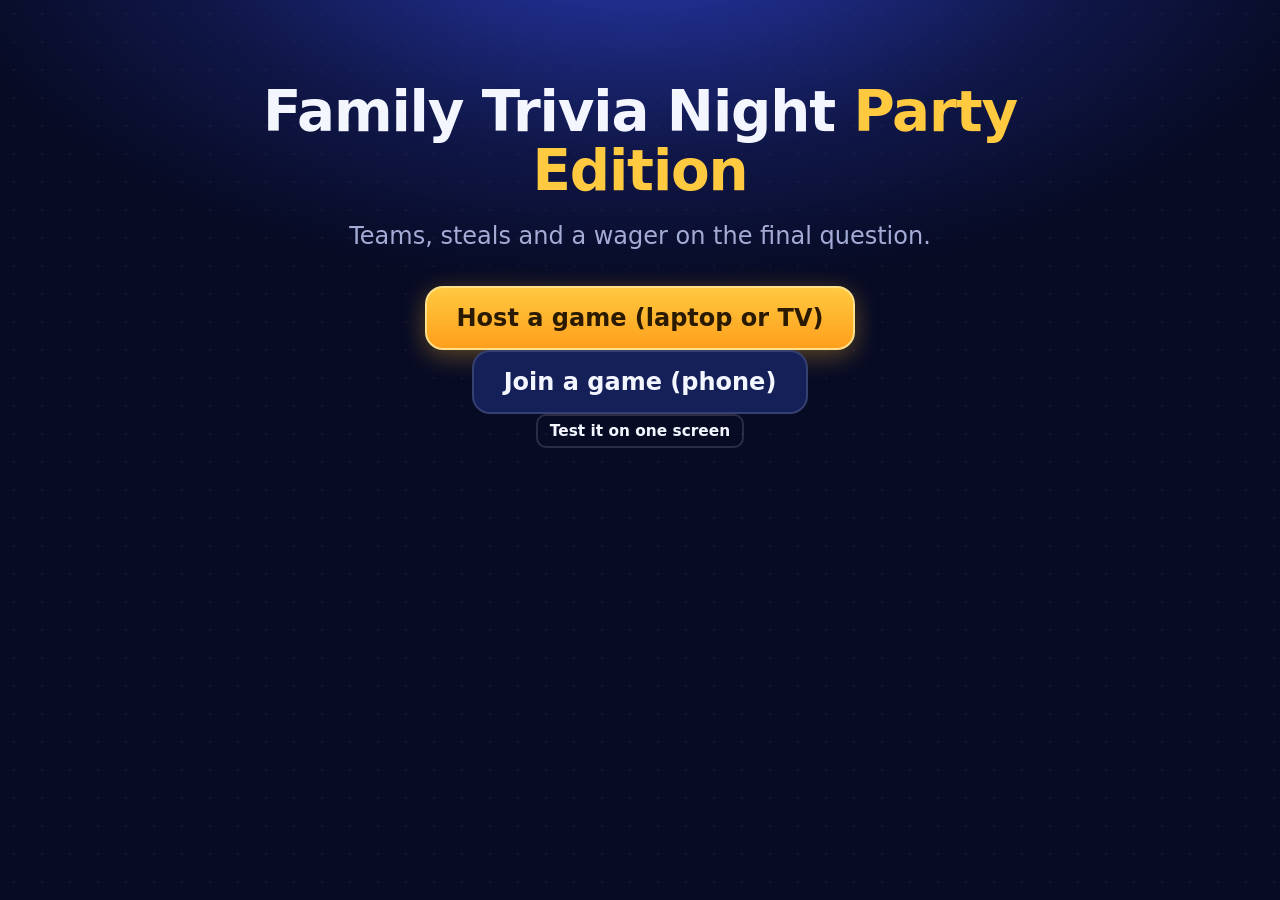
<file: family-trivia-night/index.html>
<!DOCTYPE html>
<html lang="en">
<head>
<meta charset="utf-8">
<meta name="viewport" content="width=device-width, initial-scale=1">
<title>Family Trivia Night: Party Edition</title>
<link rel="stylesheet" href="css/style.css?v=12">
</head>
<body class="tv">
<main class="setup" style="text-align:center;padding-top:8vh">
  <h1 class="title">Family Trivia Night<span class="gold"> Party Edition</span></h1>
  <p class="dim lead">Teams, steals and a wager on the final question.</p>
  <p style="margin-top:36px"><a class="btn gold big" href="tv.html">Host a game (laptop or TV)</a></p>
  <p><a class="btn big" href="play.html">Join a game (phone)</a></p>
  <p><a class="btn small ghost" href="simulator.html">Test it on one screen</a></p>
</main>
</body>
</html>
</file>
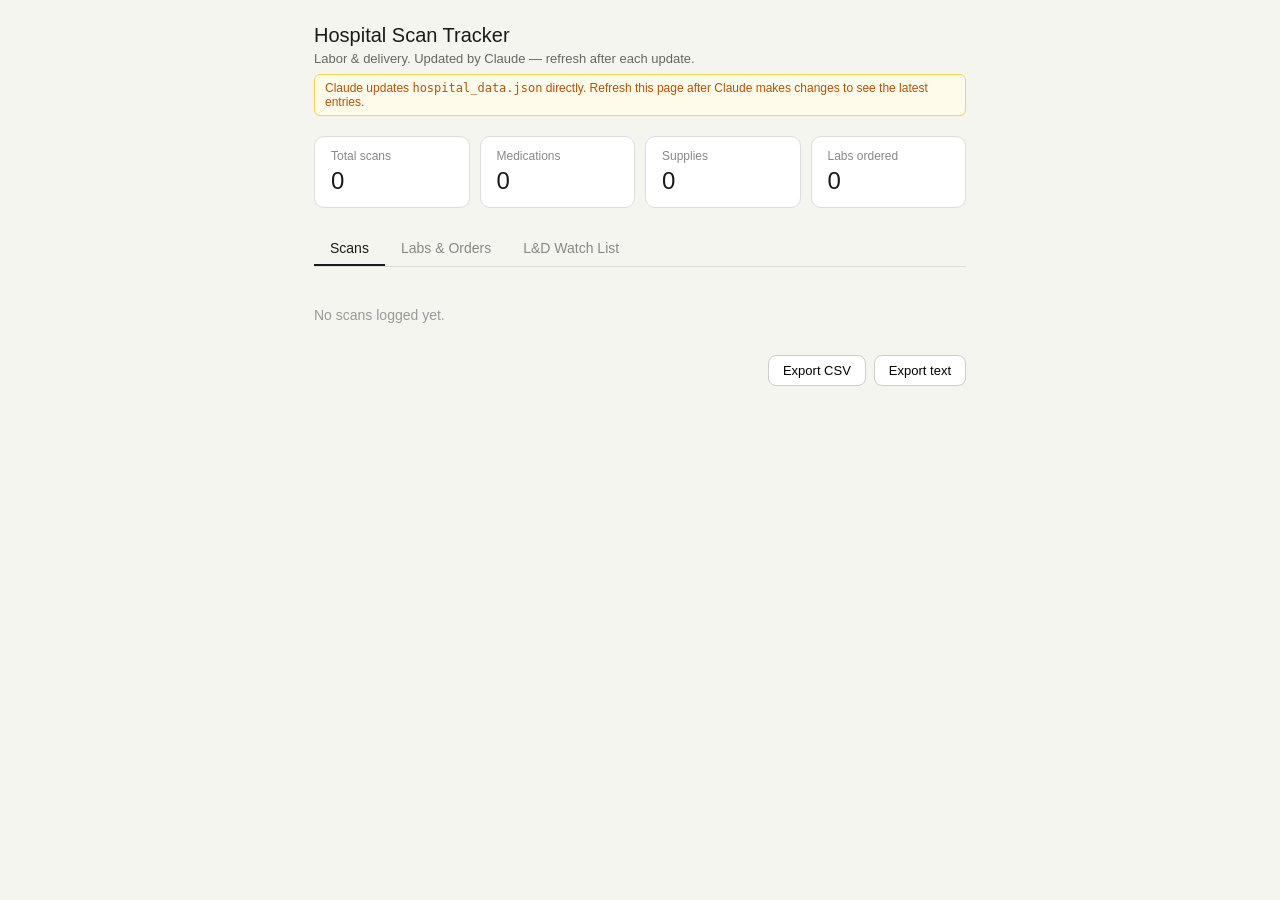
<file: labor-and-delivery/hospital_scan_tracker.html>
<!DOCTYPE html>
<html lang="en">
<head>
<meta charset="UTF-8">
<meta name="viewport" content="width=device-width, initial-scale=1.0">
<title>Hospital Scan Tracker — L&D</title>
<style>
  * { box-sizing: border-box; margin: 0; padding: 0; }
  body { font-family: -apple-system, BlinkMacSystemFont, 'Segoe UI', sans-serif; background: #f5f5f0; color: #1a1a1a; padding: 1.5rem; max-width: 700px; margin: 0 auto; }
  h1 { font-size: 20px; font-weight: 500; margin-bottom: 0.25rem; }
  .subtitle { font-size: 13px; color: #666; margin-bottom: 0.5rem; }
  .reload-note { font-size: 12px; color: #b45309; background: #fffbeb; border: 0.5px solid #fcd34d; border-radius: 6px; padding: 6px 10px; margin-bottom: 1.25rem; }
  .stats { display: grid; grid-template-columns: repeat(4, 1fr); gap: 10px; margin-bottom: 1.5rem; }
  .stat { background: #fff; border: 0.5px solid #ddd; border-radius: 10px; padding: 0.75rem 1rem; }
  .stat-label { font-size: 12px; color: #888; margin-bottom: 4px; }
  .stat-value { font-size: 24px; font-weight: 500; }
  .tabs { display: flex; gap: 0; margin-bottom: 1.5rem; border-bottom: 0.5px solid #ddd; }
  .tab { padding: 8px 16px; font-size: 14px; cursor: pointer; border: none; background: none; color: #888; font-family: inherit; border-bottom: 2px solid transparent; margin-bottom: -0.5px; }
  .tab.active { color: #1a1a1a; border-bottom-color: #1a1a1a; font-weight: 500; }
  .tab-panel { display: none; }
  .tab-panel.active { display: block; }
  .day-group { margin-bottom: 1.5rem; }
  .day-header { font-size: 13px; font-weight: 500; color: #888; text-transform: uppercase; letter-spacing: 0.04em; padding: 0.5rem 0; border-bottom: 0.5px solid #ddd; margin-bottom: 8px; display: flex; justify-content: space-between; }
  .log { display: flex; flex-direction: column; gap: 8px; }
  .entry { background: #fff; border: 0.5px solid #ddd; border-radius: 10px; padding: 0.75rem 1rem; display: flex; align-items: flex-start; gap: 12px; }
  .badge { font-size: 11px; font-weight: 500; padding: 3px 8px; border-radius: 6px; white-space: nowrap; flex-shrink: 0; margin-top: 2px; }
  .badge-medication { background: #dbeafe; color: #1e40af; }
  .badge-supply { background: #dcfce7; color: #166634; }
  .badge-unknown { background: #f3f4f6; color: #374151; }
  .entry-main { flex: 1; min-width: 0; }
  .entry-name { font-size: 14px; font-weight: 500; }
  .entry-auto { font-size: 12px; color: #666; margin-top: 2px; }
  .entry-user-note { font-size: 12px; color: #444; margin-top: 4px; background: #f9f9f6; border-left: 2px solid #ccc; padding: 4px 8px; border-radius: 0 4px 4px 0; }
  .entry-time { font-size: 11px; color: #999; white-space: nowrap; flex-shrink: 0; }
  .empty { font-size: 14px; color: #999; padding: 1rem 0; }
  .dose-panel { background: #fff; border: 0.5px solid #fcd34d; border-radius: 10px; padding: 1rem 1.25rem; margin-bottom: 1.5rem; }
  .dose-panel-title { font-size: 13px; font-weight: 500; color: #92400e; margin-bottom: 10px; display: flex; justify-content: space-between; }
  .dose-table { width: 100%; font-size: 13px; border-collapse: collapse; }
  .dose-table th { text-align: left; color: #888; font-weight: 400; padding: 4px 8px 4px 0; border-bottom: 0.5px solid #eee; }
  .dose-table td { padding: 6px 8px 6px 0; border-bottom: 0.5px solid #f5f5f0; vertical-align: top; }
  .dose-table tr:last-child td { border-bottom: none; }
  .dose-tag { display: inline-block; font-size: 11px; padding: 2px 6px; border-radius: 4px; font-weight: 500; }
  .dose-loading { background: #fee2e2; color: #991b1b; }
  .dose-maintenance { background: #dbeafe; color: #1e40af; }
  .dose-total-row { font-weight: 500; font-size: 13px; padding-top: 8px; display: flex; justify-content: space-between; margin-top: 8px; border-top: 0.5px solid #ddd; }
  .lab-entry { background: #fff; border: 0.5px solid #ddd; border-radius: 10px; padding: 0.75rem 1rem; display: flex; align-items: flex-start; gap: 12px; }
  .lab-status { font-size: 11px; font-weight: 500; padding: 3px 8px; border-radius: 6px; white-space: nowrap; flex-shrink: 0; margin-top: 2px; }
  .status-ordered { background: #fef3c7; color: #92400e; }
  .status-completed { background: #dcfce7; color: #166534; }
  .lab-main { flex: 1; min-width: 0; }
  .lab-name { font-size: 14px; font-weight: 500; }
  .lab-detail { font-size: 12px; color: #666; margin-top: 2px; }
  .lab-note { font-size: 12px; color: #444; margin-top: 4px; background: #fffbeb; border-left: 2px solid #f59e0b; padding: 4px 8px; border-radius: 0 4px 4px 0; }
  .lab-time { font-size: 11px; color: #999; white-space: nowrap; flex-shrink: 0; }
  .watch-intro { font-size: 13px; color: #666; line-height: 1.6; margin-bottom: 1.25rem; }
  .watch-category { background: #fff; border: 0.5px solid #ddd; border-radius: 10px; padding: 1rem 1.25rem; margin-bottom: 10px; }
  .watch-category-title { font-size: 13px; font-weight: 500; color: #1a1a1a; margin-bottom: 10px; padding-bottom: 8px; border-bottom: 0.5px solid #eee; display: flex; align-items: center; gap: 8px; }
  .watch-dot { width: 8px; height: 8px; border-radius: 50%; flex-shrink: 0; }
  .dot-red { background: #ef4444; } .dot-amber { background: #f59e0b; } .dot-blue { background: #3b82f6; } .dot-green { background: #22c55e; }
  .watch-item { font-size: 13px; color: #444; padding: 5px 0; border-bottom: 0.5px solid #f5f5f0; line-height: 1.5; display: flex; gap: 8px; align-items: flex-start; }
  .watch-item:last-child { border-bottom: none; padding-bottom: 0; }
  .watch-check { color: #ccc; flex-shrink: 0; margin-top: 1px; }
  .error-badge { display: inline-block; font-size: 10px; font-weight: 500; background: #fee2e2; color: #991b1b; padding: 1px 6px; border-radius: 4px; margin-left: 6px; vertical-align: middle; }
  .info-box { background: #fffbeb; border: 0.5px solid #fcd34d; border-radius: 8px; padding: 0.75rem 1rem; font-size: 13px; color: #78350f; margin-bottom: 1.25rem; line-height: 1.5; }
  .export-row { display: flex; gap: 8px; justify-content: flex-end; margin-top: 1rem; flex-wrap: wrap; }
  .btn { padding: 7px 14px; border: 0.5px solid #ccc; border-radius: 8px; background: #fff; font-size: 13px; cursor: pointer; font-family: inherit; }
  .btn:hover { background: #f0f0f0; }
  @media (max-width: 500px) { .stats { grid-template-columns: repeat(2, 1fr); } .stat-value { font-size: 20px; } }
</style>
</head>
<body>
<h1>Hospital Scan Tracker</h1>
<p class="subtitle">Labor &amp; delivery. Updated by Claude — refresh after each update.</p>
<div class="reload-note">Claude updates <code>hospital_data.json</code> directly. Refresh this page after Claude makes changes to see the latest entries.</div>
<div class="stats">
  <div class="stat"><div class="stat-label">Total scans</div><div class="stat-value" id="tot">—</div></div>
  <div class="stat"><div class="stat-label">Medications</div><div class="stat-value" id="med-count">—</div></div>
  <div class="stat"><div class="stat-label">Supplies</div><div class="stat-value" id="sup-count">—</div></div>
  <div class="stat"><div class="stat-label">Labs ordered</div><div class="stat-value" id="lab-count">—</div></div>
</div>
<div class="tabs">
  <button class="tab active" onclick="switchTab('scans', this)">Scans</button>
  <button class="tab" onclick="switchTab('labs', this)">Labs &amp; Orders</button>
  <button class="tab" onclick="switchTab('ld', this)">L&amp;D Watch List</button>
</div>
<div class="tab-panel active" id="tab-scans">
  <div id="dose-summary-container"></div>
  <div id="log-container"><div class="empty">Loading…</div></div>
  <div class="export-row"><button class="btn" onclick="exportCSV()">Export CSV</button><button class="btn" onclick="exportText()">Export text</button></div>
</div>
<div class="tab-panel" id="tab-labs">
  <div class="info-box">Each lab test is billed separately. Common L&D labs: GBS culture, CBC, type &amp; screen, metabolic panel. Confirm every ordered test on your itemized bill.</div>
  <div id="lab-log-container"><div class="empty">Loading…</div></div>
</div>
<div class="tab-panel" id="tab-ld">
  <p class="watch-intro">L&amp;D bills are among the most error-prone hospital bills. Use this checklist when reviewing your itemized bill at discharge.</p>
  <div id="ld-watchlist-container"><div class="empty">Loading…</div></div>
</div>
<script>
let entries=[],labs=[],ldWatchlist=[];
const trackedDrugs=['x, y, z'];
const dotColors={'Room & facility':'dot-blue','Delivery charges':'dot-red','Medications to watch':'dot-amber','Common L&D billing errors':'dot-red','Baby charges (separate bill)':'dot-green'};
function getDrugName(text){const t=text.toLowerCase();for(const d of trackedDrugs){if(t.includes(d))return d;}return null;}
function extractDose(text){const m=text.match(/(\d+\.?\d*)\s*(mg|mcg|ml|units?|iu)/i);return m?{amount:parseFloat(m[1]),unit:m[2].toLowerCase()}:null;}
function todayStr(){return new Date().toISOString().slice(0,10);}
function formatDate(dateStr){if(!dateStr||dateStr==='Unknown date')return'Unknown date';if(dateStr===todayStr())return'Today';const d=new Date(dateStr+'T00:00:00');return d.toLocaleDateString([],{weekday:'long',month:'long',day:'numeric'});}
function switchTab(tab,btn){document.querySelectorAll('.tab').forEach(t=>t.classList.remove('active'));document.querySelectorAll('.tab-panel').forEach(p=>p.classList.remove('active'));btn.classList.add('active');document.getElementById('tab-'+tab).classList.add('active');}
function renderDoseSummary(){const container=document.getElementById('dose-summary-container');const drugDoses={};entries.forEach(e=>{const drug=getDrugName(e.text);if(!drug)return;const dose=extractDose(e.text);if(!drugDoses[drug])drugDoses[drug]=[];drugDoses[drug].push({dose,time:e.time,date:e.date});});if(!Object.keys(drugDoses).length){container.innerHTML='';return;}container.innerHTML=Object.entries(drugDoses).map(([drug,doses])=>{const total=doses.reduce((s,d)=>s+(d.dose?d.dose.amount:0),0);const unit=doses.find(d=>d.dose)?.dose?.unit||'mg';const maxDose=Math.max(...doses.map(d=>d.dose?d.dose.amount:0));const rows=doses.map((d,i)=>{const isLoading=d.dose&&d.dose.amount===maxDose&&maxDose>3;const tag=isLoading?`<span class="dose-tag dose-loading">Loading</span>`:`<span class="dose-tag dose-maintenance">Maintenance</span>`;return`<tr><td>${i+1}</td><td>${d.date||'—'} ${d.time||''}</td><td>${d.dose?d.dose.amount+d.dose.unit:'—'}</td><td>${tag}</td></tr>`;}).join('');return`<div class="dose-panel"><div class="dose-panel-title"><span>${drug.charAt(0).toUpperCase()+drug.slice(1)} dose tracker</span><span style="font-weight:400;">${doses.length} dose${doses.length>1?'s':''} logged</span></div><table class="dose-table"><thead><tr><th>#</th><th>When</th><th>Dose</th><th>Type</th></tr></thead><tbody>${rows}</tbody></table>${total>0?`<div class="dose-total-row"><span>Total administered</span><span>${total.toFixed(1)}${unit}</span></div>`:''}</div>`;}).join('');}
function renderScans(){document.getElementById('tot').textContent=entries.length;document.getElementById('med-count').textContent=entries.filter(e=>e.type==='medication').length;document.getElementById('sup-count').textContent=entries.filter(e=>e.type==='supply').length;renderDoseSummary();const container=document.getElementById('log-container');if(!entries.length){container.innerHTML='<div class="empty">No scans logged yet.</div>';return;}const byDate={};[...entries].reverse().forEach(e=>{const d=e.date||'Unknown date';if(!byDate[d])byDate[d]=[];byDate[d].push(e);});container.innerHTML=Object.entries(byDate).map(([date,dayEntries])=>{const mc=dayEntries.filter(e=>e.type==='medication').length;const sc=dayEntries.filter(e=>e.type==='supply').length;const summary=[mc?`${mc} med${mc>1?'s':''}`:'' ,sc?`${sc} supply`:''].filter(Boolean).join(', ');return`<div class="day-group"><div class="day-header"><span>${formatDate(date)}</span><span>${dayEntries.length} scan${dayEntries.length>1?'s':''} — ${summary||'all unknown'}</span></div><div class="log">${dayEntries.map(e=>{const userNote=e.userNote?`<div class="entry-user-note">${e.userNote}</div>`:'';return`<div class="entry"><span class="badge badge-${e.type}">${e.type.charAt(0).toUpperCase()+e.type.slice(1)}</span><div class="entry-main"><div class="entry-name">${e.text}</div><div class="entry-auto">${e.note}</div>${userNote}</div><div class="entry-time">${e.time||''}</div></div>`;}).join('')}</div></div>`;}).join('');}
function renderLabs(){document.getElementById('lab-count').textContent=labs.length;const container=document.getElementById('lab-log-container');if(!labs.length){container.innerHTML='<div class="empty">No lab orders logged yet.</div>';return;}const byDate={};[...labs].reverse().forEach(l=>{const d=l.date||'Unknown date';if(!byDate[d])byDate[d]=[];byDate[d].push(l);});container.innerHTML=Object.entries(byDate).map(([date,dayLabs])=>{const completed=dayLabs.filter(l=>l.status==='completed').length;return`<div class="day-group"><div class="day-header"><span>${formatDate(date)}</span><span>${dayLabs.length} order${dayLabs.length>1?'s':''} — ${completed} completed</span></div><div class="log">${dayLabs.map(l=>{const userNote=l.userNote?`<div class="lab-note">${l.userNote}</div>`:'';return`<div class="lab-entry"><span class="lab-status status-${l.status||'ordered'}">${l.status==='completed'?'Completed':'Ordered'}</span><div class="lab-main"><div class="lab-name">${l.text}</div><div class="lab-detail">${l.guess}</div>${userNote}</div><div class="lab-time">${l.time||''}</div></div>`;}).join('')}</div></div>`;}).join('');}
function renderLDWatchlist(){const container=document.getElementById('ld-watchlist-container');if(!ldWatchlist.length){container.innerHTML='<div class="empty">No watch list loaded.</div>';return;}container.innerHTML=ldWatchlist.map(cat=>{const dot=dotColors[cat.category]||'dot-blue';const isErrors=cat.category.includes('error');const items=cat.items.map(item=>`<div class="watch-item"><span class="watch-check">○</span><span>${item}${isErrors?'<span class="error-badge">common error</span>':''}</span></div>`).join('');return`<div class="watch-category"><div class="watch-category-title"><span class="watch-dot ${dot}"></span>${cat.category}</div>${items}</div>`;}).join('');}
function exportText(){const lines=['HOSPITAL SCAN LOG — LABOR & DELIVERY','Generated: '+new Date().toLocaleString(),'='.repeat(50),''];const byDate={};entries.forEach(e=>{const d=e.date||'Unknown';if(!byDate[d])byDate[d]=[];byDate[d].push(e);});Object.entries(byDate).forEach(([date,dayEntries])=>{lines.push(formatDate(date).toUpperCase());lines.push('-'.repeat(30));dayEntries.forEach((e,i)=>{lines.push(`  ${i+1}. [${e.time||'?'}] ${e.type.toUpperCase()} — ${e.text}`);lines.push(`     Note: ${e.note}`);if(e.userNote)lines.push(`     Observed: ${e.userNote}`);});lines.push('');});if(labs.length){lines.push('LAB ORDERS');lines.push('-'.repeat(30));labs.forEach((l,i)=>{lines.push(`  ${i+1}. [${l.date} ${l.time||'?'}] ${l.status.toUpperCase()} — ${l.text}`);if(l.userNote)lines.push(`     Note: ${l.userNote}`);});lines.push('');}lines.push('='.repeat(50));lines.push(`TOTALS: ${entries.length} scans | ${entries.filter(e=>e.type==='medication').length} meds | ${entries.filter(e=>e.type==='supply').length} supplies | ${labs.length} lab orders`);const blob=new Blob([lines.join('\n')],{type:'text/plain'});const a=document.createElement('a');a.href=URL.createObjectURL(blob);a.download='hospital-ld-log.txt';a.click();}
function exportCSV(){const rows=[['#','Date','Time','Type','Item','Dose','Note','Observed']];entries.forEach((e,i)=>{const dose=extractDose(e.text);rows.push([i+1,e.date||'',e.time||'',e.type,`"${e.text}"`,dose?dose.amount+dose.unit:'',`"${e.note}"`,`"${(e.userNote||'').replace(/"/g,"'")}"`]);});if(labs.length){rows.push([]);rows.push(['#','Date','Time','Status','Lab/Test','Description','Note']);labs.forEach((l,i)=>rows.push([i+1,l.date||'',l.time||'',l.status,`"${l.text}"`,`"${l.guess}"`,`"${(l.userNote||'').replace(/"/g,"'")}"`]));}const blob=new Blob([rows.map(r=>r.join(',')).join('\n')],{type:'text/csv'});const a=document.createElement('a');a.href=URL.createObjectURL(blob);a.download='hospital-ld-log.csv';a.click();}
fetch('hospital_data.json').then(r=>r.json()).then(data=>{entries=data.entries||[];labs=data.labs||[];ldWatchlist=data.ld_watchlist||[];renderScans();renderLabs();renderLDWatchlist();}).catch(()=>{document.getElementById('log-container').innerHTML='<div class="empty">Could not load hospital_data.json. Make sure both files are in the same folder and opened via a local server.</div>';});
</script>
</body>
</html>
</file>
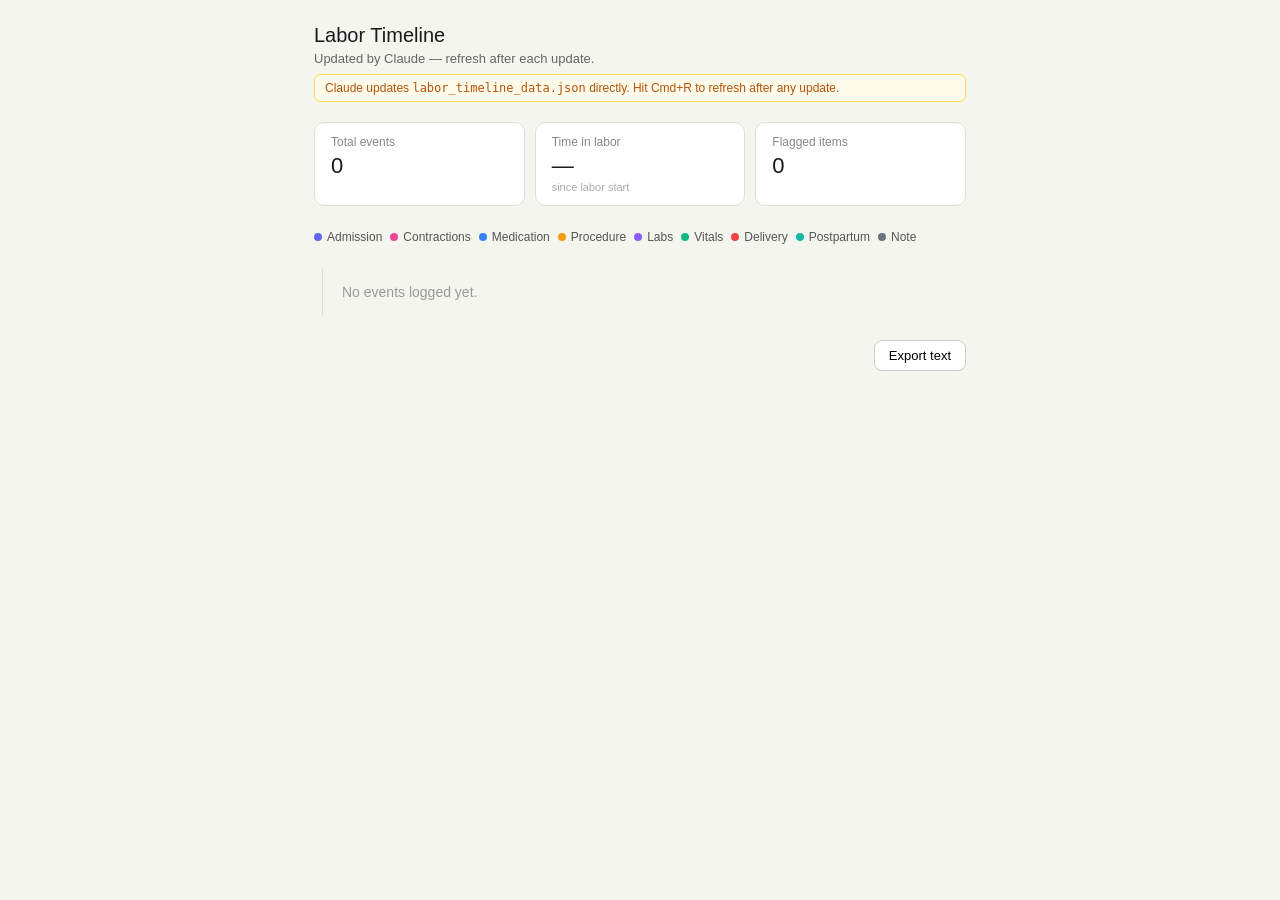
<file: labor-and-delivery/labor_timeline.html>
<!DOCTYPE html>
<html lang="en">
<head>
<meta charset="UTF-8">
<meta name="viewport" content="width=device-width, initial-scale=1.0">
<title>Labor Timeline</title>
<style>
  * { box-sizing: border-box; margin: 0; padding: 0; }
  body { font-family: -apple-system, BlinkMacSystemFont, 'Segoe UI', sans-serif; background: #f5f5f0; color: #1a1a1a; padding: 1.5rem; max-width: 700px; margin: 0 auto; }
  h1 { font-size: 20px; font-weight: 500; margin-bottom: 0.25rem; }
  .subtitle { font-size: 13px; color: #666; margin-bottom: 0.5rem; }
  .reload-note { font-size: 12px; color: #b45309; background: #fffbeb; border: 0.5px solid #fcd34d; border-radius: 6px; padding: 6px 10px; margin-bottom: 1.25rem; }
  .stats { display: grid; grid-template-columns: repeat(3, 1fr); gap: 10px; margin-bottom: 1.5rem; }
  .stat { background: #fff; border: 0.5px solid #ddd; border-radius: 10px; padding: 0.75rem 1rem; }
  .stat-label { font-size: 12px; color: #888; margin-bottom: 4px; }
  .stat-value { font-size: 22px; font-weight: 500; }
  .stat-sub { font-size: 11px; color: #aaa; margin-top: 2px; }
  .legend { display: flex; flex-wrap: wrap; gap: 8px; margin-bottom: 1.5rem; }
  .legend-item { display: flex; align-items: center; gap: 5px; font-size: 12px; color: #555; }
  .legend-dot { width: 8px; height: 8px; border-radius: 50%; flex-shrink: 0; }
  .timeline { position: relative; padding-left: 28px; }
  .timeline::before { content: ''; position: absolute; left: 8px; top: 0; bottom: 0; width: 1px; background: #ddd; }
  .day-group { margin-bottom: 2rem; }
  .day-label { font-size: 12px; font-weight: 500; color: #888; text-transform: uppercase; letter-spacing: 0.05em; margin-bottom: 12px; padding-left: 4px; }
  .event { position: relative; margin-bottom: 12px; }
  .event-dot { position: absolute; left: -24px; top: 14px; width: 12px; height: 12px; border-radius: 50%; border: 2px solid #fff; background: #aaa; flex-shrink: 0; }
  .event-card { background: #fff; border: 0.5px solid #ddd; border-radius: 10px; padding: 0.75rem 1rem; }
  .event-header { display: flex; align-items: flex-start; justify-content: space-between; gap: 8px; margin-bottom: 4px; }
  .event-title { font-size: 14px; font-weight: 500; flex: 1; }
  .event-time { font-size: 11px; color: #999; white-space: nowrap; flex-shrink: 0; }
  .event-detail { font-size: 12px; color: #666; line-height: 1.5; }
  .event-flag { display: inline-block; font-size: 10px; font-weight: 500; background: #fee2e2; color: #991b1b; padding: 1px 6px; border-radius: 4px; margin-top: 6px; }
  .cat-badge { display: inline-block; font-size: 10px; font-weight: 500; padding: 2px 7px; border-radius: 4px; margin-bottom: 4px; }
  .empty { font-size: 14px; color: #999; padding: 1rem 0; }
  .export-row { display: flex; gap: 8px; justify-content: flex-end; margin-top: 1.5rem; }
  .btn { padding: 7px 14px; border: 0.5px solid #ccc; border-radius: 8px; background: #fff; font-size: 13px; cursor: pointer; font-family: inherit; }
  .btn:hover { background: #f0f0f0; }
  @media (max-width: 500px) { .stats { grid-template-columns: repeat(3, 1fr); } .stat-value { font-size: 18px; } }
</style>
</head>
<body>
<h1>Labor Timeline</h1>
<p class="subtitle">Updated by Claude — refresh after each update.</p>
<div class="reload-note">Claude updates <code>labor_timeline_data.json</code> directly. Hit Cmd+R to refresh after any update.</div>
<div class="stats">
  <div class="stat"><div class="stat-label">Total events</div><div class="stat-value" id="total-events">—</div></div>
  <div class="stat"><div class="stat-label">Time in labor</div><div class="stat-value" id="elapsed">—</div><div class="stat-sub" id="elapsed-since">since labor start</div></div>
  <div class="stat"><div class="stat-label">Flagged items</div><div class="stat-value" id="flagged">—</div></div>
</div>
<div class="legend" id="legend"></div>
<div class="timeline" id="timeline"><div class="empty">Loading…</div></div>
<div class="export-row"><button class="btn" onclick="exportText()">Export text</button></div>
<script>
let events=[],categories={},laborStart=null;
function todayStr(){return new Date().toISOString().slice(0,10);}
function formatDate(dateStr){if(!dateStr)return'Unknown';if(dateStr===todayStr())return'Today';const d=new Date(dateStr+'T00:00:00');return d.toLocaleDateString([],{weekday:'long',month:'long',day:'numeric'});}
function elapsedSince(startDt){if(!startDt)return'—';const diffMs=new Date()-startDt;if(diffMs<0)return'—';const hrs=Math.floor(diffMs/3600000);const mins=Math.floor((diffMs%3600000)/60000);if(hrs===0)return`${mins}m`;return`${hrs}h ${mins}m`;}
function hexToRgb(hex){return[parseInt(hex.slice(1,3),16),parseInt(hex.slice(3,5),16),parseInt(hex.slice(5,7),16)].join(',');}
function renderLegend(){document.getElementById('legend').innerHTML=Object.entries(categories).map(([k,cat])=>`<div class="legend-item"><span class="legend-dot" style="background:${cat.color}"></span>${cat.label}</div>`).join('');}
function updateElapsed(){if(laborStart)document.getElementById('elapsed').textContent=elapsedSince(laborStart);}
function render(){document.getElementById('total-events').textContent=events.length;document.getElementById('flagged').textContent=events.filter(e=>e.flag).length;updateElapsed();renderLegend();const timeline=document.getElementById('timeline');if(!events.length){timeline.innerHTML='<div class="empty">No events logged yet.</div>';return;}const byDate={};events.forEach(e=>{const d=e.date||'Unknown';if(!byDate[d])byDate[d]=[];byDate[d].push(e);});timeline.innerHTML=Object.entries(byDate).map(([date,dayEvents])=>{const rows=dayEvents.map(e=>{const cat=categories[e.category]||{label:e.category,color:'#aaa'};const rgb=hexToRgb(cat.color);const flagHtml=e.flag?`<div class="event-flag">Flagged for bill review</div>`:'';return`<div class="event"><div class="event-dot" style="background:${cat.color};box-shadow:0 0 0 3px rgba(${rgb},0.15);"></div><div class="event-card"><div><span class="cat-badge" style="background:rgba(${rgb},0.12);color:${cat.color};">${cat.label}</span></div><div class="event-header"><div class="event-title">${e.title}</div><div class="event-time">${e.time||'—'}</div></div>${e.detail?`<div class="event-detail">${e.detail}</div>`:''}${flagHtml}</div></div>`;}).join('');return`<div class="day-group"><div class="day-label">${formatDate(date)}</div>${rows}</div>`;}).join('');}
function exportText(){const lines=['LABOR TIMELINE','Generated: '+new Date().toLocaleString(),'='.repeat(50),''];const byDate={};events.forEach(e=>{const d=e.date||'Unknown';if(!byDate[d])byDate[d]=[];byDate[d].push(e);});Object.entries(byDate).forEach(([date,dayEvents])=>{lines.push(formatDate(date).toUpperCase());lines.push('-'.repeat(30));dayEvents.forEach(e=>{const cat=categories[e.category]?.label||e.category;lines.push(`  [${e.time||'?'}] ${cat.toUpperCase()} — ${e.title}`);if(e.detail)lines.push(`     ${e.detail}`);if(e.flag)lines.push(`     *** FLAGGED FOR BILL REVIEW ***`);});lines.push('');});lines.push('='.repeat(50));lines.push(`Total events: ${events.length} | Flagged: ${events.filter(e=>e.flag).length}`);if(laborStart)lines.push(`Time in labor at export: ${elapsedSince(laborStart)}`);const blob=new Blob([lines.join('\n')],{type:'text/plain'});const a=document.createElement('a');a.href=URL.createObjectURL(blob);a.download='labor-timeline.txt';a.click();}
fetch('labor_timeline_data.json').then(r=>r.json()).then(data=>{events=data.events||[];categories=data.categories||{};if(data.start_date&&data.start_time){laborStart=new Date(`${data.start_date}T${data.start_time}:00`);document.getElementById('elapsed-since').textContent=`since ${data.start_time.replace(/^0/,'')} — labor start`;}else if(data.start_date){laborStart=new Date(data.start_date+'T00:00:00');}render();setInterval(updateElapsed,60000);}).catch(()=>{document.getElementById('timeline').innerHTML='<div class="empty">Could not load labor_timeline_data.json. Make sure both files are in the same folder and opened via a local server.</div>';});
</script>
</body>
</html>
</file>
<file: family-trivia-night/css/style.css>
/* Family Trivia Night: Party Edition. Game-show look: dark stage, gold values, spotlight. */
:root{
  --stage:#070B24; --deep:#0E1540; --panel:#152058; --board:#1B2FA8; --line:rgba(255,255,255,.14);
  --gold:#FFC940; --gold2:#FF9F1C; --text:#F4F6FF; --dim:#A4ACD6; --green:#2BD47D; --red:#FF5A5F;
}
*{box-sizing:border-box}
html,body{margin:0;min-height:100%}
body{
  font-family:"Avenir Next","Segoe UI",system-ui,-apple-system,sans-serif; color:var(--text); background:var(--stage);
  background-image:radial-gradient(ellipse 80% 60% at 50% -10%,#2A3BB5 0%,rgba(42,59,181,.25) 45%,transparent 70%),radial-gradient(rgba(255,255,255,.05) 1px,transparent 1px);
  background-size:auto,28px 28px; background-attachment:fixed; -webkit-font-smoothing:antialiased;
}
button,input,select{font:inherit;color:inherit}
h1,h2,p{margin:0}
a{color:var(--gold)}
.gold{color:var(--gold)} .dim{color:var(--dim)} .small{font-size:.85em} .center{text-align:center}
.row{display:flex;align-items:center;gap:12px;flex-wrap:wrap} .spread{justify-content:space-between} .center-row{justify-content:center}

.btn{display:inline-flex;align-items:center;justify-content:center;gap:10px;cursor:pointer;text-decoration:none;font-weight:800;
  background:var(--panel);color:var(--text);border:2px solid var(--line);border-radius:14px;padding:12px 20px;transition:transform .08s,filter .15s}
.btn:hover{filter:brightness(1.15)} .btn:active{transform:scale(.97)}
.btn:disabled{opacity:.45;cursor:not-allowed}
.btn:focus-visible,input:focus-visible,select:focus-visible,.chip:focus-visible{outline:3px solid var(--gold);outline-offset:3px}
.btn.gold{background:linear-gradient(180deg,var(--gold),var(--gold2));color:#2A1A00;border-color:#FFE08A;box-shadow:0 6px 24px rgba(255,180,40,.35)}
.btn.big{font-size:1.25em;padding:16px 30px;border-radius:18px}
.btn.small{padding:6px 12px;font-size:.8em;border-radius:10px}
.btn.ghost{background:transparent}
.btn.wide{width:100%}
input[type=text],input[type=password],select{width:100%;background:#0A1033;border:2px solid var(--line);border-radius:12px;padding:13px 14px;font-weight:700;font-size:1.05em}
.lbl{display:block;font-weight:800;margin:16px 0 6px;color:var(--dim);text-transform:uppercase;letter-spacing:.08em;font-size:.78em}
.error{background:rgba(255,90,95,.15);border:2px solid var(--red);border-radius:12px;padding:10px 14px;margin:12px 0;font-weight:700}
.avatar{display:inline-grid;place-items:center;width:2em;height:2em;border-radius:50%;font-size:1.3em;border:3px solid rgba(255,255,255,.85);flex:none;vertical-align:middle;line-height:1}
.avatar.lg{font-size:2em} .avatar.xl{font-size:clamp(44px,calc(8 * var(--u,1vw)),120px)}
.kicker{font-weight:800;text-transform:uppercase;letter-spacing:.14em;color:var(--dim);font-size:.9em}
.pulse{animation:pulse 1.4s ease-in-out infinite} @keyframes pulse{50%{opacity:.45}}
canvas#confetti{position:fixed;inset:0;width:100%;height:100%;pointer-events:none;z-index:50}

.rules-backdrop{position:fixed;inset:0;z-index:100;background:rgba(3,5,20,.82);display:flex;align-items:center;justify-content:center;padding:12px}
.rules{background:var(--deep);color:var(--text);border:2px solid var(--gold);border-radius:20px;padding:22px 24px;width:min(640px,100%);max-height:100%;overflow:auto;font-size:17px;line-height:1.4;text-align:left}
.rules h1{font-size:1.6em;font-weight:900;margin-bottom:6px}
.rules h2{font-size:.8em;text-transform:uppercase;letter-spacing:.1em;color:var(--gold);margin:16px 0 4px}
.rules ul{margin:0 0 4px;padding-left:20px}
.rules li{margin:5px 0}
.rules .btn{margin-top:16px}
.rulesbtn{flex:none}

/* ---------- TV ---------- */
body.tv{--u:min(1vw,1.78vh);font-size:clamp(13px,calc(1.5 * var(--u)),30px)}
body.tv #app{min-height:100vh;display:flex;flex-direction:column;padding:0 clamp(16px,calc(3 * var(--u)),56px) clamp(12px,calc(2 * var(--u)),28px)}
.bar{display:flex;justify-content:space-between;align-items:center;padding:14px 0}
.logo{font-weight:900;letter-spacing:.04em;text-transform:uppercase;color:var(--gold);font-size:.9em}
.roomtag{font-weight:800;color:var(--dim);letter-spacing:.1em;text-transform:uppercase;font-size:.8em}
.setup{max-width:860px;margin:0 auto;padding:20px 16px 60px;width:100%}
.title{font-size:clamp(30px,calc(4.4 * var(--u)),60px);font-weight:900;letter-spacing:-.02em;margin:10px 0 22px;line-height:1.05}
.panel{background:var(--deep);border:2px solid var(--line);border-radius:18px;padding:20px 22px;margin-bottom:18px}
.panel h2{font-size:1.1em;margin-bottom:10px}
.seg{display:inline-flex;border:2px solid var(--line);border-radius:12px;overflow:hidden}
.seg button{border:0;background:transparent;padding:10px 20px;font-weight:800;cursor:pointer;border-right:2px solid var(--line)}
.seg button:last-child{border-right:0}
.seg button[aria-pressed=true]{background:var(--gold);color:#2A1A00}
.chips{display:flex;flex-wrap:wrap;gap:8px}
.chip{cursor:pointer;border:2px solid var(--line);border-radius:999px;padding:6px 14px;font-weight:700;background:transparent;opacity:.5;font-size:.85em}
.chip[aria-pressed=true]{background:var(--board);opacity:1;border-color:#5A72FF}

.stage{flex:1;display:flex;flex-direction:column;justify-content:center;gap:clamp(10px,2vh,26px);padding:1vh 0}
.stage.center{align-items:center;text-align:center}
.lead{font-size:1.25em} .mega{font-size:clamp(44px,calc(8 * var(--u)),130px);font-weight:900;letter-spacing:-.02em;line-height:1;text-shadow:0 0 60px rgba(255,201,64,.45)}
.spot{display:flex;gap:20px;justify-content:center;filter:drop-shadow(0 0 60px rgba(255,255,255,.35))}
.big-name{font-size:clamp(40px,calc(7 * var(--u)),110px);font-weight:900;line-height:1;letter-spacing:-.02em}

.lobby{flex:1;display:grid;grid-template-columns:minmax(260px,1fr) 1.3fr;gap:clamp(20px,calc(4 * var(--u)),70px);align-items:center}
.join{text-align:center}
.qr{width:min(34vh,340px);height:auto;border-radius:16px;border:10px solid #fff;margin:14px 0;image-rendering:pixelated}
.code{font-size:clamp(60px,calc(9 * var(--u)),150px);font-weight:900;letter-spacing:.12em;color:var(--gold);line-height:1;text-shadow:0 0 50px rgba(255,201,64,.4)}
.url{word-break:break-all;margin-top:8px}
.roster{display:flex;flex-direction:column;gap:12px}
.rteam{display:flex;align-items:center;gap:16px;background:var(--deep);border-left:8px solid;border-radius:14px;padding:10px 16px;animation:drop .35s}
.rteam .nm{font-weight:900;font-size:1.3em}
@keyframes drop{from{transform:translateY(-14px);opacity:0}}

.cards{display:grid;grid-template-columns:repeat(4,1fr);gap:clamp(10px,calc(1.6 * var(--u)),26px);width:100%}
.card{background:linear-gradient(180deg,#2740D6,var(--board));border:3px solid #5A72FF;border-radius:18px;padding:clamp(12px,3vh,40px) 12px;display:flex;flex-direction:column;gap:14px;justify-content:space-between;min-height:28vh;box-shadow:0 12px 40px rgba(0,0,0,.45);transition:transform .25s,opacity .25s}
.card .cat{font-weight:900;text-transform:uppercase;letter-spacing:.04em;font-size:clamp(16px,calc(2 * var(--u)),34px);line-height:1.1}
.card .val{font-weight:900;color:var(--gold);font-size:clamp(44px,calc(7 * var(--u)),120px);line-height:1;text-shadow:3px 4px 0 rgba(0,0,0,.4)}
.card.picked{transform:scale(1.06);border-color:var(--gold);box-shadow:0 0 60px rgba(255,201,64,.5)}
.card.faded{opacity:.25}

.qtext{font-size:clamp(28px,calc(4.4 * var(--u)),74px);font-weight:900;line-height:1.1;letter-spacing:-.01em}
.qsmall{font-size:clamp(18px,calc(2.2 * var(--u)),34px);font-weight:700;color:var(--dim)}
.opts{display:grid;grid-template-columns:1fr 1fr;gap:clamp(10px,calc(1.4 * var(--u)),22px)}
.opt{display:flex;align-items:center;gap:16px;background:linear-gradient(180deg,#2740D6,var(--board));border:3px solid #5A72FF;border-radius:16px;padding:clamp(12px,2vh,24px) 20px;font-weight:800;font-size:clamp(20px,calc(2.8 * var(--u)),46px);transition:opacity .3s}
.opt .key{flex:none;display:grid;place-items:center;width:1.5em;height:1.5em;border-radius:50%;background:var(--gold);color:#2A1A00;font-weight:900}
.opt.right{background:linear-gradient(180deg,#34E08A,#149A56);border-color:#9DF5C6;animation:pop .45s}
.opt.wrong{background:linear-gradient(180deg,#FF7A7E,#C92E3B);border-color:#FFB3B5}
.opt.faded{opacity:.3}
@keyframes pop{50%{transform:scale(1.04)}}
.clock{flex:none;display:grid;place-items:center;width:2.4em;height:2.4em;border-radius:50%;border:5px solid var(--gold);font-weight:900;font-size:clamp(24px,calc(3 * var(--u)),48px);color:var(--gold);margin:0 auto}
.row .clock{margin:0}
.clock.low{border-color:var(--red);color:var(--red);animation:pulse .5s infinite}
.verdict{font-size:clamp(22px,calc(3 * var(--u)),48px);font-weight:800;text-align:center}
.fact{font-size:clamp(16px,calc(1.8 * var(--u)),28px);color:var(--dim);text-align:center}

.scores{display:flex;gap:12px;flex-wrap:wrap;justify-content:center;padding-top:10px}
.score{display:flex;align-items:center;gap:12px;background:var(--deep);border:2px solid var(--line);border-bottom:6px solid;border-radius:14px;padding:8px 16px 8px 10px;position:relative;transition:transform .25s,box-shadow .25s;min-width:150px}
.score .nm{font-weight:800;font-size:.8em;max-width:14ch;overflow:hidden;text-overflow:ellipsis;white-space:nowrap}
.score .pts{font-weight:900;font-size:1.3em;color:var(--gold);line-height:1}
.score.active{transform:translateY(-8px);box-shadow:0 0 40px rgba(255,255,255,.3);background:var(--panel)}
.score.out{opacity:.3}
.tick{position:absolute;top:-12px;right:8px;background:var(--green);color:#03240F;font-weight:900;font-size:.55em;padding:3px 8px;border-radius:999px;text-transform:uppercase;letter-spacing:.06em}

.answerline{font-size:clamp(22px,calc(3 * var(--u)),46px);font-weight:800}
.results{display:flex;flex-direction:column;gap:10px}
.results.narrow{width:min(760px,100%)}
.result{display:grid;grid-template-columns:auto minmax(8ch,1fr) 2fr auto auto auto;align-items:center;gap:16px;background:var(--deep);border-left:8px solid;border-radius:14px;padding:10px 16px;font-weight:800;transition:opacity .4s}
.results.narrow .result{grid-template-columns:auto auto 1fr auto}
.results.narrow .nm{text-align:left;font-size:1.15em}
.result.hidden{opacity:.35}
.result .ans{font-size:1.15em;text-align:left}
.result .wag{font-weight:900;min-width:5ch;text-align:right}
.result.ok .wag{color:var(--green)} .result.bad .wag{color:var(--red)}
.result .pts{font-weight:900;color:var(--gold);font-size:1.3em;min-width:5ch;text-align:right}
.result .pos{font-weight:900;color:var(--dim);width:1.5em}

/* ---------- phone ---------- */
body.phone{font-size:18px}
body.phone #app{max-width:520px;margin:0 auto;padding:0 clamp(10px,4vw,16px) calc(24px + env(safe-area-inset-bottom));min-height:100vh;display:flex;flex-direction:column}
.pbar{display:flex;align-items:center;gap:12px;padding:12px 4px;border-bottom:4px solid var(--line);margin-bottom:18px}
.pbar .nm{font-weight:900;flex:1;overflow:hidden;text-overflow:ellipsis;white-space:nowrap}
.pbar .pts{font-weight:900;font-size:1.4em}
.pbar .roomtag{margin-left:auto}
.pbar .logo{flex:1}
.pcard{flex:1;display:flex;flex-direction:column;gap:12px;justify-content:center;padding-bottom:4vh}
.pcard h1{font-size:clamp(1.5em,8vw,2em);font-weight:900;line-height:1.1}
.pcard .lead{font-size:1.15em}
.codein{text-align:center;font-size:2.4em!important;letter-spacing:.3em;text-transform:uppercase;font-weight:900!important}
.emoji-grid{display:grid;grid-template-columns:repeat(auto-fill,minmax(38px,1fr));gap:6px}
.emoji{aspect-ratio:1;font-size:1.5em;background:var(--deep);border:2px solid var(--line);border-radius:12px;cursor:pointer;padding:0}
.emoji.sel{border-color:var(--gold);background:var(--board);box-shadow:0 0 18px rgba(255,201,64,.5)}
.emoji:disabled{opacity:.2;cursor:not-allowed}
.btn.pick{justify-content:space-between;font-size:1.15em;padding:20px;background:linear-gradient(180deg,#2740D6,var(--board));border-color:#5A72FF;text-align:left}
.btn.pick b{font-size:1.5em}
.abcd{display:grid;grid-template-columns:1fr 1fr;gap:14px}
.btn.letter{font-size:clamp(2em,9vh,3.4em);font-weight:900;min-height:min(22vh,150px);border-radius:22px;border-width:3px;color:#fff}
.l0{background:#E5484D;border-color:#FF9EA1}.l1{background:#2F6FED;border-color:#9DBBFF}.l2{background:#E0A100;border-color:#FFE08A}.l3{background:#16A66A;border-color:#9DF5C6}
.wager{font-size:4em;font-weight:900;line-height:1}
input[type=range]{width:100%;accent-color:var(--gold);height:40px}

/* ---------- simulator ---------- */
body.sim{height:100vh;display:flex;flex-direction:column;background:#02040F}
.simbar{padding:6px 14px;font-size:13px;color:var(--dim);background:#000}
.simgrid{flex:1;display:grid;grid-template-columns:minmax(0,1fr) auto;gap:8px;padding:8px;min-height:0}
.simgrid iframe{width:100%;height:100%;border:2px solid #2A3566;border-radius:12px;background:var(--stage)}
.simphones{display:grid;grid-template-columns:repeat(3,clamp(200px,17vw,270px));gap:8px;min-height:0}
@media (prefers-reduced-motion:reduce){*{animation:none!important;transition:none!important}}
</file>
